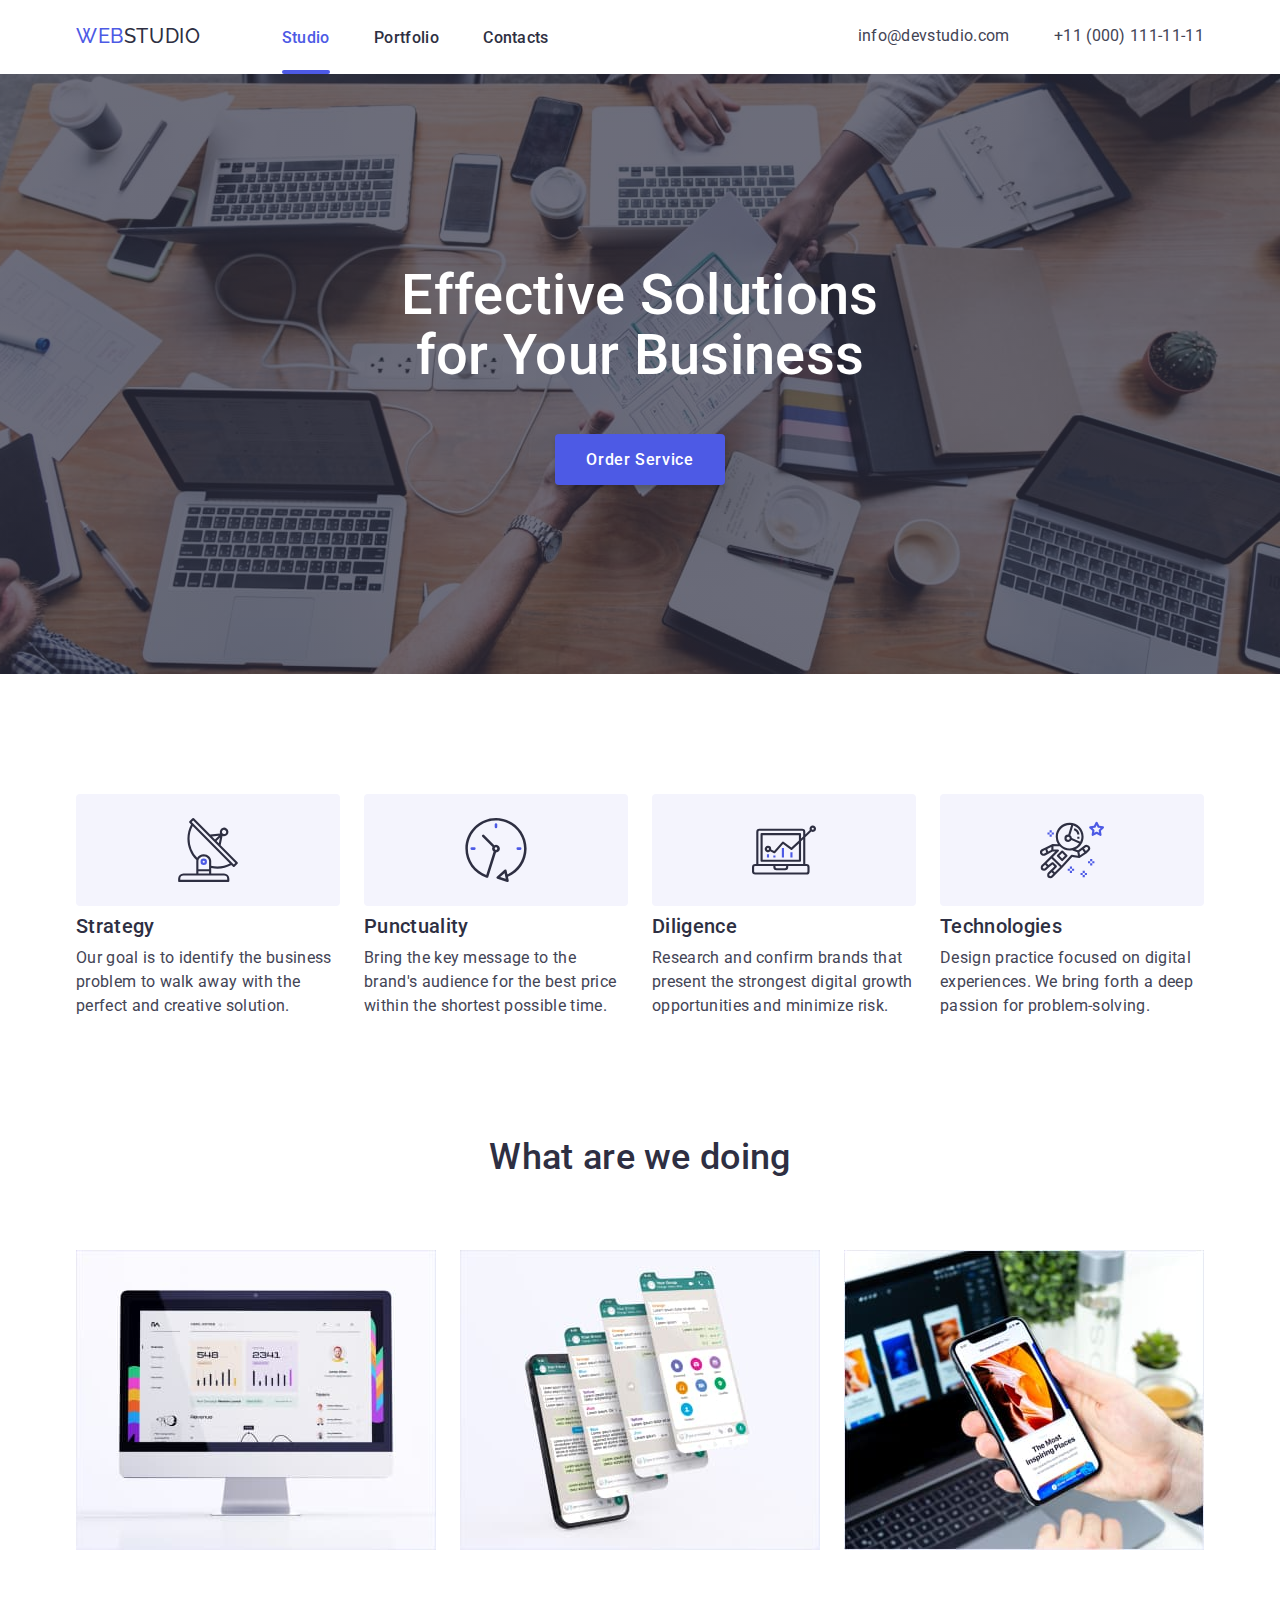
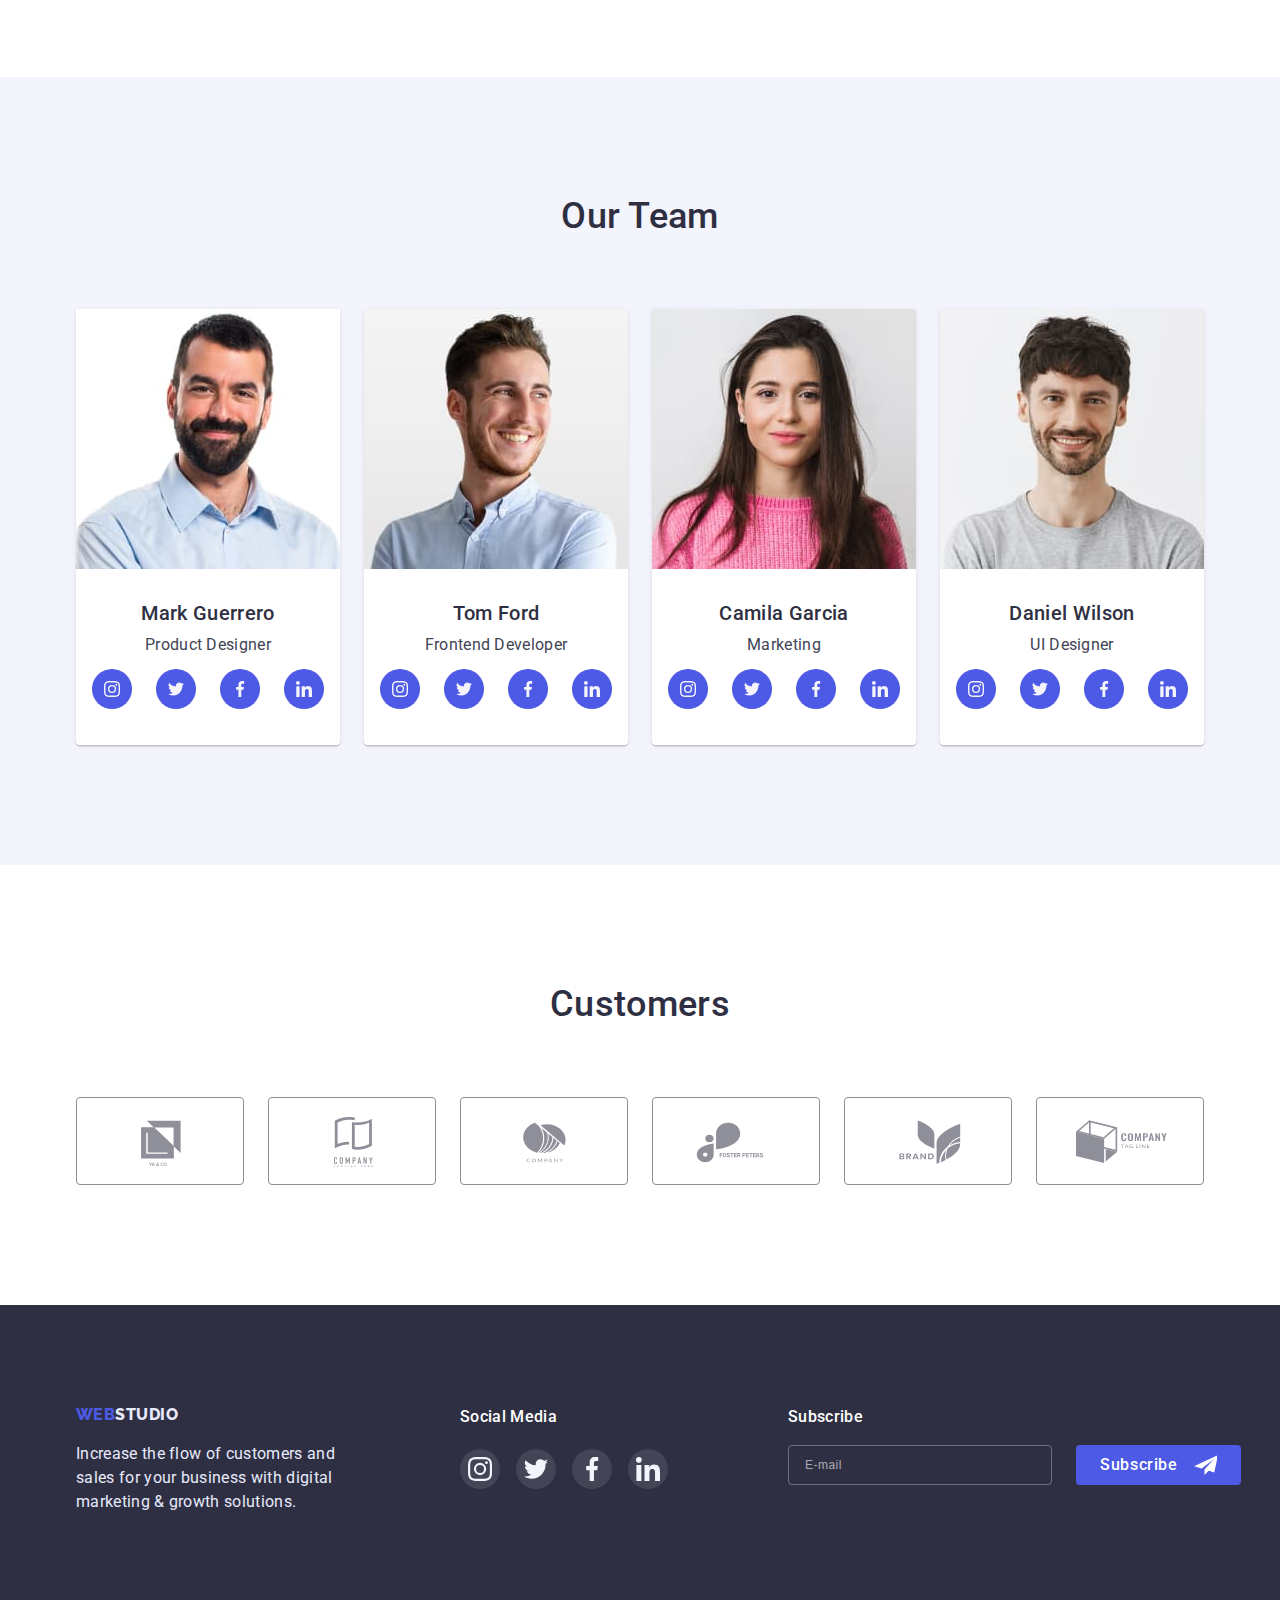
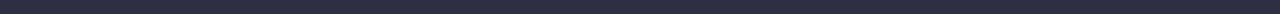
<file: index.html>
<!DOCTYPE html>
<html lang="en">
	<head>
		<meta charset="UTF-8" />
		<meta http-equiv="X-UA-Compatible" content="IE=edge" />
		<meta name="viewport" content="width=device-width, initial-scale=1.0" />
		<title>WebStudio</title>
		<link rel="preconnect" href="https://fonts.googleapis.com" />
		<link rel="preconnect" href="https://fonts.gstatic.com" crossorigin />
		<link
			href="https://fonts.googleapis.com/css2?family=Raleway:wght@800&family=Roboto:wght@400;500;700;900&display=swap"
			rel="stylesheet"
		/>
		<link
			rel="stylesheet"
			href="https://raw.githubusercontent.com/sindresorhus/modern-normalize/main/modern-normalize.css"
		/>
		<link rel="stylesheet" href="./css/styles.css" />
	</head>
	<body>
		<header class="nav-wrapper">
			<div class="container nav-block">
				<nav>
					<div class="nav-menu logo-wrapper">
						<a class="logo header" href="index.html"><span class="logo-accent">Web</span>Studio</a>
					</div>

					<ul class="nav-menu list">
						<li class="item active">
							<a class="nav-link link" href="./index.html" rel="">Studio</a>
						</li>
						<li class="item">
							<a class="nav-link link" href="./portfolio.html" rel="">Portfolio</a>
						</li>
						<li class="item">
							<a class="nav-link link" href="" rel="">Contacts</a>
						</li>
					</ul>
				</nav>
				<ul class="nav-menu list">
					<li class="item">
						<a class="contact link" href="mailto:info@devstudio.com" rel="">info@devstudio.com</a>
					</li>
					<li class="item">
						<a class="contact link" href="tel:+110001111111" rel="">+11 (000) 111-11-11</a>
					</li>
				</ul>
			</div>
		</header>

		<main>
			<!--Effective Solutions-->
			<section class="hero-wrapper">
				<div class="container">
					<h1 class="hero header">Effective Solutions<br />for Your Business</h1>
					<button class="order-button" type="button" data-modal-open>Order Service</button>
				</div>
			</section>

			<!--Features-->

			<section class="section features">
				<div class="container">
					<h2 class="section-header visually-hidden">Features</h2>

					<ul class="content list">
						<li class="content-box">
							<div class="icon-img-box">
								<svg class="icon">
									<use href="./images/icons.svg#icon-antenna"></use>
								</svg>
							</div>
							<h3 class="list header">Strategy</h3>
							<p> Our goal is to identify the business problem to walk away with the perfect and creative solution. </p>
						</li>
						<li class="content-box">
							<div class="icon-img-box">
								<svg class="icon">
									<use href="./images/icons.svg#icon-clock"></use>
								</svg>
							</div>
							<h3 class="list header">Punctuality</h3>
							<p>
								Bring the key message to the brand's audience for the best price within the shortest possible time.
							</p>
						</li>
						<li class="content-box">
							<div class="icon-img-box">
								<svg class="icon">
									<use href="./images/icons.svg#icon-diagram"></use>
								</svg>
							</div>
							<h3 class="list header">Diligence</h3>
							<p>
								Research and confirm brands that present the strongest digital growth opportunities and minimize risk.
							</p>
						</li>
						<li class="content-box">
							<div class="icon-img-box">
								<svg class="icon">
									<use href="./images/icons.svg#icon-astronaut"></use>
								</svg>
							</div>
							<h3 class="list header">Technologies</h3>
							<p>
								Design practice focused on digital experiences. We bring forth a deep passion for problem-solving.
							</p>
						</li>
					</ul>
				</div>
			</section>

			<!--What are we doing-->

			<section class="section pictures">
				<div class="container">
					<h2 class="section-header">What are we doing</h2>
					<ul class="content list">
						<li class="content-box">
							<img src="./images/product-desktop.jpg" alt="desktop version" width="360" />
						</li>
						<li class="content-box">
							<img src="./images/product-mobile.jpg" alt="mobile version" width="360" />
						</li>
						<li class="content-box">
							<img src="./images/product-adaptive.jpg" alt="adaptive version" width="360" />
						</li>
					</ul>
				</div>
			</section>

			<!--Our Team-->

			<section class="section grey">
				<div class="container">
					<h2 class="section-header">Our Team</h2>
					<ul class="content list">
						<li class="list-box team-list">
							<img class="block" src="./images/mark-guerrero.jpg" alt="Mark Guerrero" width="264" />
							<div class="team-list-description">
								<h3 class="list header">Mark Guerrero</h3>
								<p class="text">Product Designer</p>
								<ul class="social-links list list-icon">
									<li class="icon-box">
										<a class="link" href="">
											<svg class="icon" width="16" height="16">
												<use href="./images/icons.svg#icon-instagram"></use>
											</svg>
										</a>
									</li>
									<li class="icon-box">
										<a class="link" href="">
											<svg class="icon" width="16" height="16">
												<use href="./images/icons.svg#icon-twitter"></use>
											</svg>
										</a>
									</li>
									<li class="icon-box">
										<a class="link" href="">
											<svg class="icon" width="16" height="16">
												<use href="./images/icons.svg#icon-facebook"></use>
											</svg>
										</a>
									</li>
									<li class="icon-box">
										<a class="link" href="">
											<svg class="icon" width="16" height="16">
												<use href="./images/icons.svg#icon-linkedin"></use>
											</svg>
										</a>
									</li>
								</ul>
							</div>
						</li>
						<li class="list-box team-list">
							<img class="block" src="./images/tom-ford.jpg" alt="Tom Ford" width="264" />
							<div class="team-list-description">
								<h3 class="list header">Tom Ford</h3>
								<p class="text">Frontend Developer</p>
								<ul class="social-links list list-icon">
									<li class="icon-box">
										<a class="link" href="">
											<svg class="icon" width="16" height="16">
												<use href="./images/icons.svg#icon-instagram"></use>
											</svg>
										</a>
									</li>
									<li class="icon-box">
										<a class="link" href="">
											<svg class="icon" width="16" height="16">
												<use href="./images/icons.svg#icon-twitter"></use>
											</svg>
										</a>
									</li>
									<li class="icon-box">
										<a class="link" href="">
											<svg class="icon" width="16" height="16">
												<use href="./images/icons.svg#icon-facebook"></use>
											</svg>
										</a>
									</li>
									<li class="icon-box">
										<a class="link" href="">
											<svg class="icon" width="16" height="16">
												<use href="./images/icons.svg#icon-linkedin"></use>
											</svg>
										</a>
									</li>
								</ul>
							</div>
						</li>
						<li class="list-box team-list">
							<img class="block" src="./images/camila-garcia.jpg" alt="Camila Garcia" width="264" />
							<div class="team-list-description">
								<h3 class="list header">Camila Garcia</h3>
								<p class="text">Marketing</p>
								<ul class="social-links list list-icon">
									<li class="icon-box">
										<a class="link" href="">
											<svg class="icon" width="16" height="16">
												<use href="./images/icons.svg#icon-instagram"></use>
											</svg>
										</a>
									</li>
									<li class="icon-box">
										<a class="link" href="">
											<svg class="icon" width="16" height="16">
												<use href="./images/icons.svg#icon-twitter"></use>
											</svg>
										</a>
									</li>
									<li class="icon-box">
										<a class="link" href="">
											<svg class="icon" width="16" height="16">
												<use href="./images/icons.svg#icon-facebook"></use>
											</svg>
										</a>
									</li>
									<li class="icon-box">
										<a class="link" href="">
											<svg class="icon" width="16" height="16">
												<use href="./images/icons.svg#icon-linkedin"></use>
											</svg>
										</a>
									</li>
								</ul>
							</div>
						</li>
						<li class="list-box team-list">
							<img class="block" src="./images/daniel-wilson.jpg" alt="Daniel Wilson" width="264" />
							<div class="team-list-description">
								<h3 class="list header">Daniel Wilson</h3>
								<p class="text">UI Designer</p>
								<ul class="social-links list list-icon">
									<li class="icon-box">
										<a class="link" href="">
											<svg class="icon" width="16" height="16">
												<use href="./images/icons.svg#icon-instagram"></use>
											</svg>
										</a>
									</li>
									<li class="icon-box">
										<a class="link" href="">
											<svg class="icon" width="16" height="16">
												<use href="./images/icons.svg#icon-twitter"></use>
											</svg>
										</a>
									</li>
									<li class="icon-box">
										<a class="link" href="">
											<svg class="icon" width="16" height="16">
												<use href="./images/icons.svg#icon-facebook"></use>
											</svg>
										</a>
									</li>
									<li class="icon-box">
										<a class="link" href="">
											<svg class="icon" width="16" height="16">
												<use href="./images/icons.svg#icon-linkedin"></use>
											</svg>
										</a>
									</li>
								</ul>
							</div>
						</li>
					</ul>
				</div>
			</section>

			<!-- CUSTOMERS -->

			<section class="customers">
				<div class="container">
					<h2 class="section-header">Customers</h2>
					<ul class="list">
						<li class="item">
							<a class="link" href="">
								<svg class="icon">
									<use href="./images/icons.svg#icon-logo-ya-n-co"></use>
								</svg>
							</a>
						</li>
						<li class="item">
							<a class="link" href="">
								<svg class="icon">
									<use href="./images/icons.svg#icon-logo-tag-line-here"></use>
								</svg>
							</a>
						</li>
						<li class="item">
							<a class="link" href="">
								<svg class="icon">
									<use href="./images/icons.svg#icon-logo-company"></use>
								</svg>
							</a>
						</li>
						<li class="item">
							<a class="link" href="">
								<svg class="icon">
									<use href="./images/icons.svg#icon-logo-foster-peters"></use>
								</svg>
							</a>
						</li>
						<li class="item">
							<a class="link" href="">
								<svg class="icon">
									<use href="./images/icons.svg#icon-logo-brand"></use>
								</svg>
							</a>
						</li>
						<li class="item">
							<a class="link" href="">
								<svg class="icon">
									<use href="./images/icons.svg#icon-logo-company-tagline"></use>
								</svg>
							</a>
						</li>
					</ul>
				</div>
			</section>
		</main>

		<!--footer-->

		<footer class="footer">
			<div class="container">
				<div class="box">
					<a class="logo" href="index.html"><span class="logo-accent">Web</span>Studio</a>
					<p class="description">
						Increase the flow of customers and sales for your business with digital marketing & growth solutions.
					</p>
				</div>
				<div class="box">
					<p class="header-box">Social Media</p>
					<ul class="social-links list list-icon">
						<li class="icon-box">
							<a class="link" href="">
								<svg class="icon" width="24" height="24">
									<use href="./images/icons.svg#icon-instagram"></use>
								</svg>
							</a>
						</li>
						<li class="icon-box">
							<a class="link" href="">
								<svg class="icon" width="24" height="24">
									<use href="./images/icons.svg#icon-twitter"></use>
								</svg>
							</a>
						</li>
						<li class="icon-box">
							<a class="link" href="">
								<svg class="icon" width="24" height="24">
									<use href="./images/icons.svg#icon-facebook"></use>
								</svg>
							</a>
						</li>
						<li class="icon-box">
							<a class="link" href="">
								<svg class="icon" width="24" height="24">
									<use href="./images/icons.svg#icon-linkedin"></use>
								</svg>
							</a>
						</li>
					</ul>
				</div>
				<div class="box">
					<p class="header-box">Subscribe</p>
					<form class="subscribe">
						<input
							type="email"
							name="subscribe_email"
							id="subscribe_email"
							placeholder="E-mail"
							class="subscribe-field"
						/>
						<button type="submit" class="button">
							<span>Subscribe</span>
							<svg class="subscribe-button-icon" width="24px" height="20px">
								<use href="./images/icons.svg#icon-subscribe-button"></use>
							</svg>
						</button>
					</form>
				</div>
			</div>
		</footer>

		<div class="backdrop is-hidden" data-modal>
			<!-- is-hidden -->
			<div class="modal">
				<button class="btn-modal" data-modal-close>
					<svg width="8" height="8">
						<use href="./images/icons.svg#icon-close-btn"></use>
					</svg>
				</button>
				<form class="modal-form">
					<p class="modal-header">Leave your contacts and we will call you back</p>

					<label class="form-label" for="user-name">Name</label>
					<div class="form-field">
						<input
							class="form-input"
							type="text"
							name="name"
							id="user-name"
							placeholder="&nbsp;"
							required
							title="Enter your name"
						/>
						<svg class="form-icon" width="16" height="16">
							<use class="icon" href="./images/icons.svg#icon-modal-name"></use>
						</svg>
					</div>

					<label class="form-label" for="user-tel">Phone</label>
					<div class="form-field">
						<input
							class="form-input"
							type="tel"
							name="phone"
							id="user-tel"
							placeholder="&nbsp;"
							required
							title="Enter your phone number"
						/>
						<svg class="form-icon" width="16" height="16">
							<use class="icon" href="./images/icons.svg#icon-modal-phone"></use>
						</svg>
					</div>

					<label class="form-label" for="user-email">Email</label>
					<div class="form-field">
						<input
							class="form-input"
							type="email"
							name="email"
							id="user-email"
							placeholder="&nbsp;"
							required
							title="Enter your email address"
						/>
						<svg class="form-icon" width="16" height="16">
							<use class="icon" href="./images/icons.svg#icon-modal-email"></use>
						</svg>
					</div>

					<label class="form-label">Comment</label>
					<textarea class="form-area" rows="7" placeholder="Text Input"></textarea>

					<div class="form-field">
						<label class="privacy-policy" for="privacy-policy">
							<input class="form-checkbox" type="checkbox" name="privacy_policy" id="privacy-policy" />
							<svg class="checkbox" width="16" height="16">
								<use class="checkbox-uncheck" href="./images/icons.svg#icon-checkbox-uncheck"></use>
								<use class="checkbox-check" href="./images/icons.svg#icon-checkbox-check"></use>
							</svg>
							<span class="text-policy">
								I accept the terms and conditions of the <a href="" class="link">Privacy Policy</a>
							</span>
						</label>
					</div>

					<button type="submit" class="order-button">Send</button>
				</form>
			</div>
		</div>
		<script src="./js/modal.js"></script>
	</body>
</html>
</file>
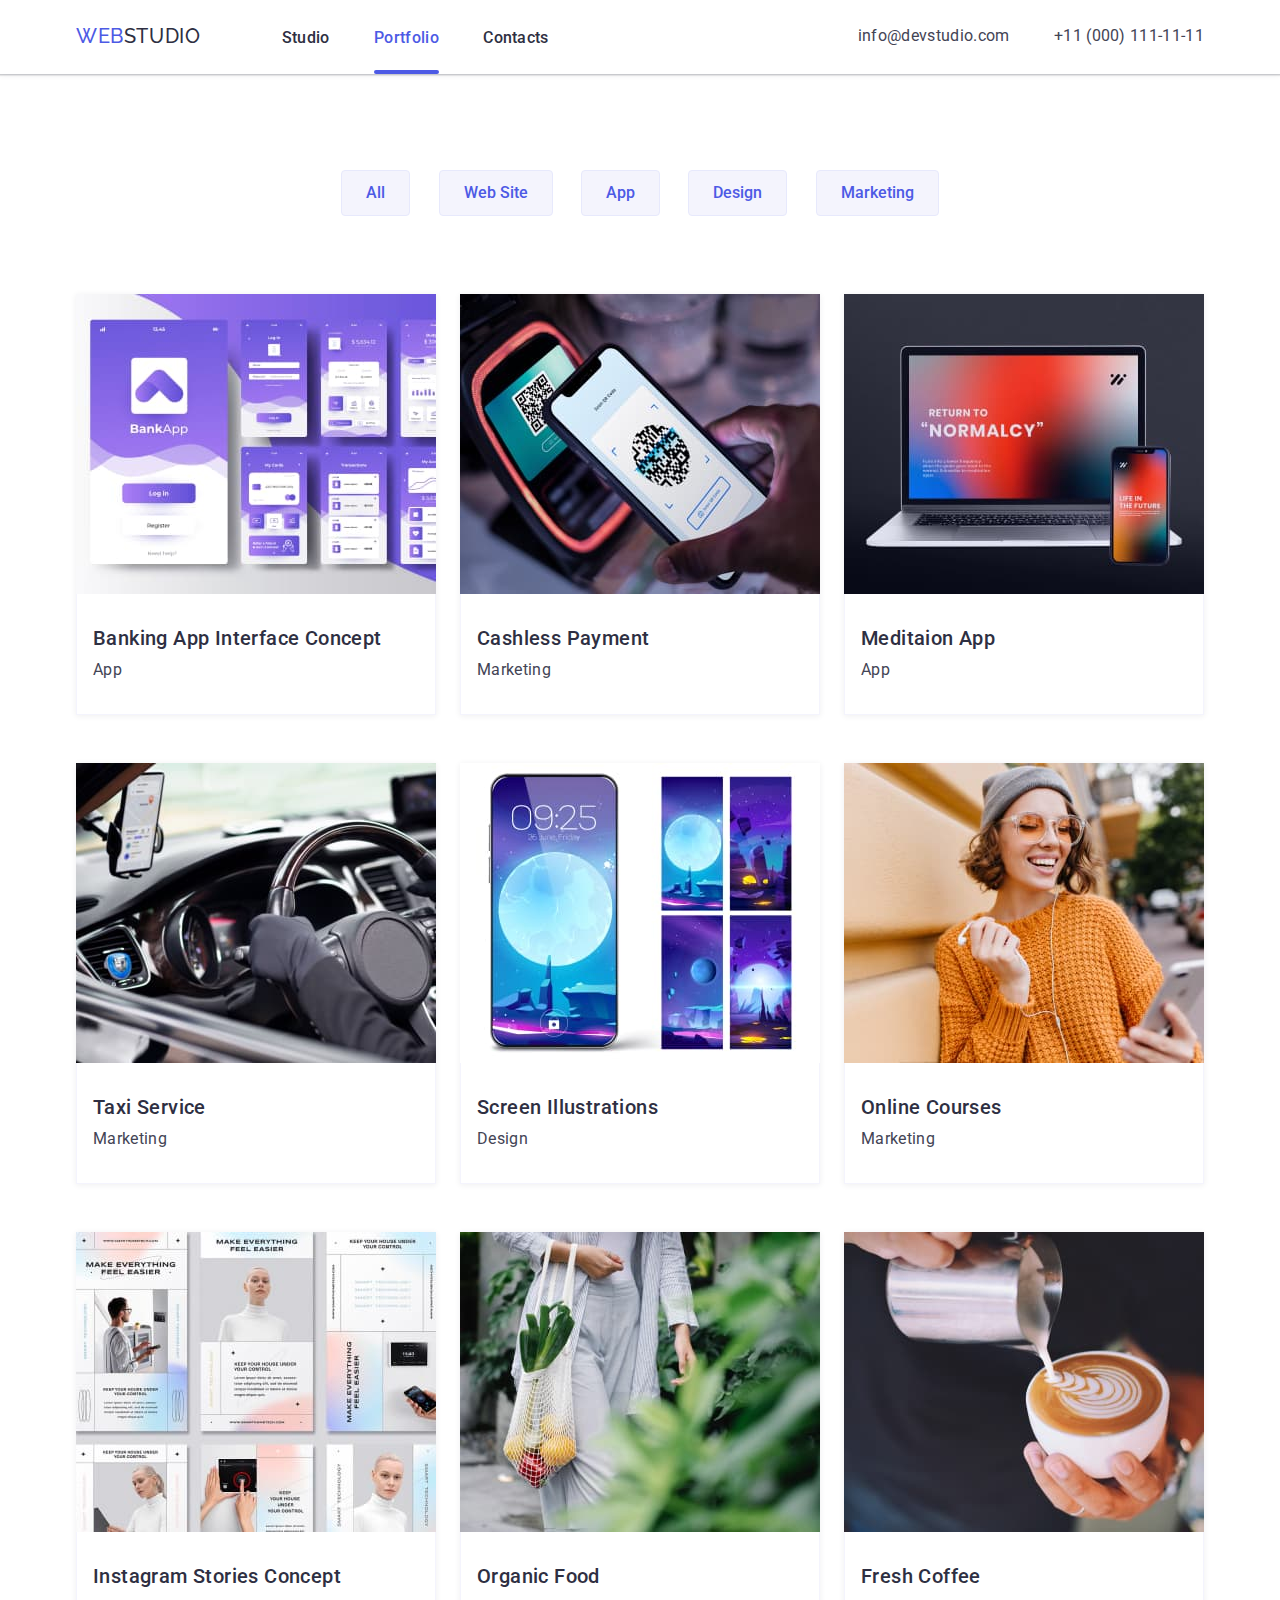
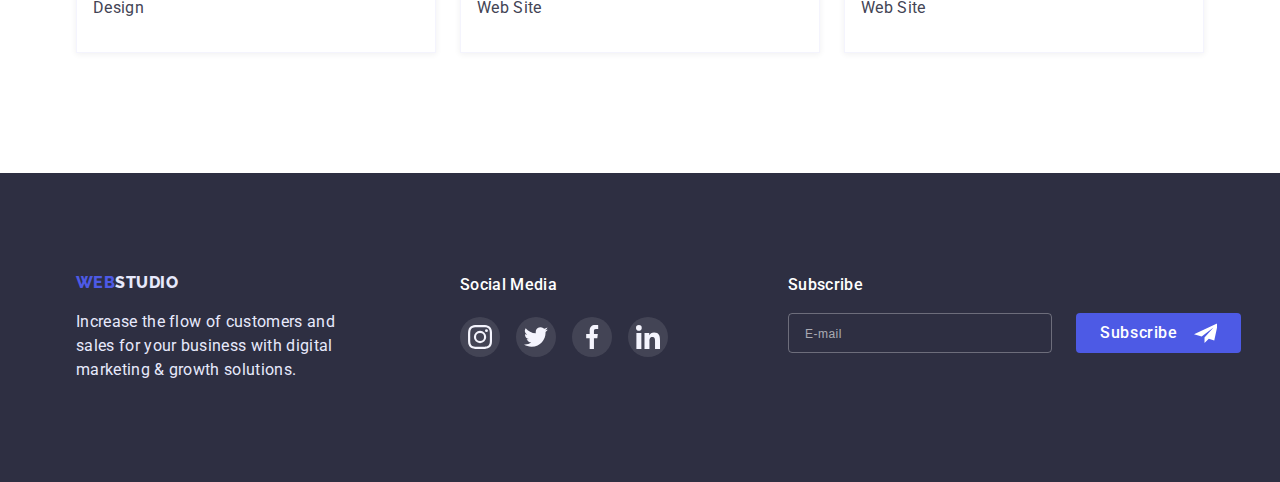
<file: portfolio.html>
<!DOCTYPE html>
<html lang="en">
	<head>
		<meta charset="UTF-8" />
		<meta http-equiv="X-UA-Compatible" content="IE=edge" />
		<meta name="viewport" content="width=device-width, initial-scale=1.0" />
		<title>WebStudio</title>
		<link rel="preconnect" href="https://fonts.googleapis.com" />
		<link rel="preconnect" href="https://fonts.gstatic.com" crossorigin />
		<link
			href="https://fonts.googleapis.com/css2?family=Raleway:wght@800&family=Roboto:wght@400;500;700;900&display=swap"
			rel="stylesheet"
		/>
		<link
			rel="stylesheet"
			href="https://raw.githubusercontent.com/sindresorhus/modern-normalize/main/modern-normalize.css"
		/>
		<link rel="stylesheet" href="./css/styles.css" />
	</head>
	<body>
		<header class="nav-wrapper">
			<div class="container nav-block">
				<nav>
					<div class="nav-menu logo-wrapper">
						<a class="logo header" href="index.html"><span class="logo-accent">Web</span>Studio</a>
					</div>

					<ul class="nav-menu list">
						<li class="item">
							<a class="nav-link link" href="./index.html" rel="">Studio</a>
						</li>
						<li class="item active">
							<a class="nav-link link" href="./portfolio.html" rel="">Portfolio</a>
						</li>
						<li class="item">
							<a class="nav-link link" href="" rel="">Contacts</a>
						</li>
					</ul>
				</nav>
				<ul class="nav-menu list">
					<li class="item">
						<a class="contact link" href="mailto:info@devstudio.com" rel="">info@devstudio.com</a>
					</li>
					<li class="item">
						<a class="contact link" href="tel:+110001111111" rel="">+11 (000) 111-11-11</a>
					</li>
				</ul>
			</div>
		</header>

		<!-- list of services -->

		<main>
			<section class="portfolio-wrapper">
				<div class="container">
					<h1 class="visually-hidden">List of services</h1>

					<!-- List filter -->
					<ul class="filter-btn-wrapper list">
						<li class="filter-btn-item">
							<button class="filter-button" type="button">All</button>
						</li>
						<li class="filter-btn-item">
							<button class="filter-button" type="button">Web Site</button>
						</li>
						<li class="filter-btn-item">
							<button class="filter-button" type="button">App</button>
						</li>
						<li class="filter-btn-item">
							<button class="filter-button" type="button">Design</button>
						</li>
						<li class="filter-btn-item">
							<button class="filter-button" type="button">Marketing</button>
						</li>
					</ul>

					<!-- SERVICES LIST -->
					<ul class="portfolio list">
						<li class="portfolio list-box">
							<a href="" class="portfolio-item">
								<div class="item-thumb">
									<img class="block" src="./images/banking-app.jpg" alt="banking-app" width="360" height="300" />
									<div class="overlay">
										<p>
											14 Stylish and User-Friendly App Design Concepts · Task Manager App · Calorie Tracker App · Exotic
											Fruit Ecommerce App · Cloud Storage App
										</p>
									</div>
								</div>
								<div class="portfolio-item-description">
									<h2 class="header portfolio">Banking App Interface Concept</h2>
									<p>App</p>
								</div>
							</a>
						</li>
						<li class="portfolio list-box">
							<a href="" class="portfolio-item">
								<div class="item-thumb">
									<img
										class="block"
										src="./images/cashless-payment.jpg"
										alt="cashless-payment"
										width="360"
										height="300"
									/>
									<div class="overlay">
										<p>
											14 Stylish and User-Friendly App Design Concepts · Task Manager App · Calorie Tracker App · Exotic
											Fruit Ecommerce App · Cloud Storage App
										</p>
									</div>
								</div>
								<div class="portfolio-item-description">
									<h2 class="header portfolio">Cashless Payment</h2>
									<p>Marketing</p>
								</div>
							</a>
						</li>
						<li class="portfolio list-box">
							<a href="" class="portfolio-item">
								<div class="item-thumb">
									<img class="block" src="./images/meditaion-app.jpg" alt="meditaion-app" width="360" height="300" />
									<div class="overlay">
										<p>
											14 Stylish and User-Friendly App Design Concepts · Task Manager App · Calorie Tracker App · Exotic
											Fruit Ecommerce App · Cloud Storage App
										</p>
									</div>
								</div>
								<div class="portfolio-item-description">
									<h2 class="header portfolio">Meditaion App</h2>
									<p>App</p>
								</div>
							</a>
						</li>
						<li class="portfolio list-box">
							<a href="" class="portfolio-item">
								<div class="item-thumb">
									<img class="block" src="./images/texi-service.jpg" alt="texi-service" width="360" height="300" />
									<div class="overlay">
										<p>
											14 Stylish and User-Friendly App Design Concepts · Task Manager App · Calorie Tracker App · Exotic
											Fruit Ecommerce App · Cloud Storage App
										</p>
									</div>
								</div>
								<div class="portfolio-item-description">
									<h2 class="header portfolio">Taxi Service</h2>
									<p>Marketing</p>
								</div>
							</a>
						</li>
						<li class="portfolio list-box">
							<a href="" class="portfolio-item">
								<div class="item-thumb">
									<img
										class="block"
										src="./images/screen-illustration.jpg"
										alt="screen-illustration"
										width="360"
										height="300"
									/>
									<div class="overlay">
										<p>
											14 Stylish and User-Friendly App Design Concepts · Task Manager App · Calorie Tracker App · Exotic
											Fruit Ecommerce App · Cloud Storage App
										</p>
									</div>
								</div>
								<div class="portfolio-item-description">
									<h2 class="header portfolio">Screen Illustrations</h2>
									<p>Design</p>
								</div>
							</a>
						</li>
						<li class="portfolio list-box">
							<a href="" class="portfolio-item">
								<div class="item-thumb">
									<img class="block" src="./images/online-courses.jpg" alt="online-courses" width="360" height="300" />
									<div class="overlay">
										<p>
											14 Stylish and User-Friendly App Design Concepts · Task Manager App · Calorie Tracker App · Exotic
											Fruit Ecommerce App · Cloud Storage App
										</p>
									</div>
								</div>
								<div class="portfolio-item-description">
									<h2 class="header portfolio">Online Courses</h2>
									<p>Marketing</p>
								</div>
							</a>
						</li>
						<li class="portfolio list-box">
							<a href="" class="portfolio-item">
								<div class="item-thumb">
									<img
										class="block"
										src="./images/instagram-stories.jpg"
										alt="instagram-stories"
										width="360"
										height="300"
									/>
									<div class="overlay">
										<p>
											14 Stylish and User-Friendly App Design Concepts · Task Manager App · Calorie Tracker App · Exotic
											Fruit Ecommerce App · Cloud Storage App
										</p>
									</div>
								</div>
								<div class="portfolio-item-description">
									<h2 class="header portfolio">Instagram Stories Concept</h2>
									<p>Design</p>
								</div>
							</a>
						</li>
						<li class="portfolio list-box">
							<a href="" class="portfolio-item">
								<div class="item-thumb">
									<img class="block" src="./images/organic-food.jpg" alt="organic-food" width="360" height="300" />
									<div class="overlay">
										<p>
											14 Stylish and User-Friendly App Design Concepts · Task Manager App · Calorie Tracker App · Exotic
											Fruit Ecommerce App · Cloud Storage App
										</p>
									</div>
								</div>
								<div class="portfolio-item-description">
									<h2 class="header portfolio">Organic Food</h2>
									<p>Web Site</p>
								</div>
							</a>
						</li>
						<li class="portfolio list-box">
							<a href="" class="portfolio-item">
								<div class="item-thumb">
									<img class="block" src="./images/freesh-coffee.jpg" alt="freesh-coffee" width="360" height="300" />
									<div class="overlay">
										<p>
											14 Stylish and User-Friendly App Design Concepts · Task Manager App · Calorie Tracker App · Exotic
											Fruit Ecommerce App · Cloud Storage App
										</p>
									</div>
								</div>
								<div class="portfolio-item-description">
									<h2 class="header portfolio">Fresh Coffee</h2>
									<p>Web Site</p>
								</div>
							</a>
						</li>
					</ul>
				</div>
			</section>
		</main>

		<!--footer-->

		<footer class="footer">
			<div class="container">
				<div class="box">
					<a class="logo" href="index.html"><span class="logo-accent">Web</span>Studio</a>
					<p class="description">
						Increase the flow of customers and sales for your business with digital marketing & growth solutions.
					</p>
				</div>
				<div class="box">
					<p class="header-box">Social Media</p>
					<ul class="social-links list list-icon">
						<li class="icon-box"
							><a class="link" href="">
								<svg class="icon" width="24" height="24">
									<use href="./images/icons.svg#icon-instagram"></use>
								</svg> </a
						></li>
						<li class="icon-box"
							><a class="link" href="">
								<svg class="icon" width="24" height="24">
									<use href="./images/icons.svg#icon-twitter"></use>
								</svg> </a
						></li>
						<li class="icon-box"
							><a class="link" href="">
								<svg class="icon" width="24" height="24">
									<use href="./images/icons.svg#icon-facebook"></use>
								</svg> </a
						></li>
						<li class="icon-box"
							><a class="link" href="">
								<svg class="icon" width="24" height="24">
									<use href="./images/icons.svg#icon-linkedin"></use>
								</svg> </a
						></li>
					</ul>
				</div>
				<div class="box">
					<p class="header-box">Subscribe</p>
					<form class="subscribe">
						<input
							type="email"
							name="subscribe_email"
							id="subscribe_email"
							placeholder="E-mail"
							class="subscribe-field"
						/>
						<button type="submit" class="button">
							<span>Subscribe</span>
							<svg class="subscribe-button-icon" width="24px" height="20px">
								<use href="./images/icons.svg#icon-subscribe-button"></use>
							</svg>
						</button>
					</form>
				</div>
			</div>
		</footer>
	</body>
</html>
</file>
<file: css/styles.css>
/* 
--background: #ffffff;
--secondary-color: #2E2F42;
--text-color: #434455;
--secondary-text-color: #F4F4FD;
--accent-color: #4D5AE5;
--secondary-accent-color: #E7E9FC;
*/

:root {
	--background: #ffffff;

	--primary-brand: #4d5ae5;
	--pressed-state: #404bbf;

	--dark-color: #2e2f42;
	--success-color: #31d0aa;

	--text-color: #434455;
	--subtle-text-color: #8e8f99;

	--accent-color: #e7e9fc;
	--light-color: #f4f4fd;

	--modal-overlay: rgba(46, 47, 66, 0.4);
	--modal-background: #fcfcfc;
	--hero-background: rgba(46, 47, 66, 0.7);
}

*,
*::after,
*::before {
	margin: 0;
	padding: 0;
	box-sizing: border-box;
}

body {
	font-family: "Roboto", sans-serif;
	color: var(--text-color);
	font-size: 16px;
	line-height: 1.5;
	letter-spacing: 0.02em;

	background-color: var(--background);
}

.container {
	width: 1158px;
	margin: 0 auto;
	padding: 0 15px;
}

.grey {
	background-color: var(--light-color);
}

.block {
	display: block;
}

/* ------------------ logo style ------------------ */

.logo {
	font-family: "Raleway", sans-serif;
	text-transform: uppercase;
	font-weight: 800;
	line-height: 1.3;
	letter-spacing: 0.03em;
	color: var(--dark-color);

	text-decoration: none;
}

.footer .logo {
	display: block;
	margin-bottom: 16px;

	color: var(--light-text-color);
}

.logo-accent {
	color: var(--primary-brand);
}

/* ------------------ links ------------------ */

.link {
	text-decoration: none;
	color: var(--text-color);

	transition: color 250ms cubic-bezier(0.4, 0, 0.2, 1);
}

.link:hover,
.link:focus {
	color: var(--primary-brand);
}

.nav-link,
.contact.link,
.logo.header {
	display: block;
	padding: 24px 0;
}

.nav-link {
	font-size: 16px;
	font-weight: 500;
	line-height: 1.5;
	color: var(--dark-color);

	transition: color 250ms cubic-bezier(0.4, 0, 0.2, 1);
}

.item.active .nav-link {
	position: relative;
	color: var(--primary-brand);
}

.item.active .nav-link::after {
	content: "";
	position: absolute;
	left: 0;
	bottom: 0;
	width: 100%;
	height: 4px;

	background-color: var(--primary-brand);
	border-radius: 2px;
}

.nav-link:hover,
.nav-link:focus {
	color: var(--text-color);
}

.nav-link:active,
.contact.link:hover,
.contact.link:focus {
	color: var(--primary-brand);
}

/* ------------------ headers ------------------ */

.header {
	font-size: 20px;
	font-weight: 500;
	line-height: 1.2;
	color: var(--dark-color);
}

.section-header {
	font-size: 36px;
	line-height: 1.11;
	text-align: center;
}

.list.header {
	margin-bottom: 8px;

	font-size: 20px;
	line-height: 1.2;
}

.visually-hidden {
	position: absolute;
	width: 1px;
	height: 1px;
	margin: -1px;
	padding: 0;
	border: 0;
	clip: rect(0 0 0 0);
	overflow: hidden;
}

/* ------------------ nav menu ------------------ */

.nav-wrapper {
	box-shadow: 0px 2px 1px rgba(46, 47, 66, 0.08), 0px 1px 1px rgba(46, 47, 66, 0.16), 0px 1px 6px rgba(46, 47, 66, 0.08);
}

.nav-block {
	display: flex;
	justify-content: space-between;
}

.logo-wrapper {
	margin-right: 77px;
}

.nav-menu .item:not(:last-child) {
	margin-right: 40px;
}

.nav-menu,
.nav-menu .item {
	display: inline-block;
	position: relative;
}

/* ------------------ hero section ------------------ */

.hero-wrapper {
	max-width: 1440px;
	max-height: 600px;
	margin: 0 auto;
	padding: 192px 0;

	text-align: center;

	background-color: var(--dark-color);
	background-image: linear-gradient(to right, var(--hero-background), var(--hero-background)),
		url(../images/people-office.jpg);
	background-repeat: no-repeat;
	background-position: center;
	background-size: cover;
}

.hero.header {
	margin-bottom: 48px;

	font-weight: 500;
	font-size: 56px;
	line-height: 1.07;

	color: var(--background);
}

/* -----------------content section ----------------- */

.section-header {
	margin-bottom: 72px;

	font-weight: 500;
	font-size: 36px;
	line-height: 1.11;
	color: var(--dark-color);
	text-align: center;
}

.content.list {
	display: flex;
	justify-content: space-between;
	column-gap: 24px;
}

.section.features {
	padding: 120px 0;
}

.features .icon-img-box {
	display: block;
	width: 264px;
	height: 112px;
	padding: 24px 0;
	margin-bottom: 8px;

	text-align: center;

	background-color: var(--light-color);
	border-radius: 4px;
}

.features .icon {
	width: 64px;
	height: 64px;
}

.section.pictures {
	padding-bottom: 120px;
}

.section.grey {
	margin: 0;
	padding: 120px 0;
}

/* ------------------ list classes ------------------ */

.list {
	list-style-type: none;
}

.list.team {
	text-align: center;

	background-color: var(--background);
}

.team-list {
	text-align: center;
	box-shadow: 0px 1px 6px rgba(46, 47, 66, 0.08), 0px 1px 1px rgba(46, 47, 66, 0.16), 0px 2px 1px rgba(46, 47, 66, 0.08);
}

.team-list-description {
	padding: 32px 16px;
}

.team-list-description .text {
	margin-bottom: 8px;
}

.list-box {
	background-color: var(--background);
}

.team-list {
	border-radius: 0 0 4px 4px;
}

.social-links {
	display: flex;
	justify-content: space-between;
	align-items: center;
}

/* social-icon-style */

.icon-box > .link {
	display: inline-flex;
	justify-content: center;
	align-items: center;
	width: 100%;
	height: 100%;
}

.list-icon > .link {
	display: inline-flex;
	justify-content: center;
	align-items: center;
}

.social-links {
	padding: 4px 0;
}

.social-links .icon-box {
	width: 40px;
	height: 40px;
	background-color: var(--primary-brand);
	border-radius: 50%;
}

.social-links .icon {
	width: 16px;
	height: 16px;
}

/* ------------------ portfolio gallery ------------------ */

.portfolio-wrapper {
	padding: 96px 0 120px;
}

.portfolio.list {
	display: flex;
	justify-content: space-between;
	flex-wrap: wrap;
	row-gap: 48px;
	column-gap: 24px;
}

.portfolio-item {
	display: block;
	color: var(--text-color);
	text-decoration: none;
	box-shadow: 0px 1px 6px rgba(46, 47, 66, 0.08);

	transition: box-shadow 250ms cubic-bezier(0.4, 0, 0.2, 1);
}

.portfolio-item:hover,
.portfolio-item:focus {
	box-shadow: 0px 1px 6px rgba(46, 47, 66, 0.08), 0px 1px 1px rgba(46, 47, 66, 0.16), 0px 2px 1px rgba(46, 47, 66, 0.08);
}

.portfolio-item-description {
	padding: 32px 16px;

	border: 0.5px solid var(--light-color);
	border-top: none;
}

.header.portfolio {
	margin-bottom: 8px;

	font-size: 20px;
	font-weight: 500;
	line-height: 1.2;
	letter-spacing: 0.02em;
}

.filter-btn-wrapper {
	margin-bottom: 78px;
	text-align: center;
}

.filter-btn-item {
	display: inline;
	margin-right: 24px;
}

.filter-btn-item:last-child {
	margin-right: 0;
}

/* .portfolio - overlay */

.portfolio-item .item-thumb {
	position: relative;

	overflow: hidden;
}

.portfolio-item .overlay {
	display: block;
	width: 100%;
	height: 100%;
	padding: 40px 32px;

	position: absolute;
	top: 0;
	left: 0;

	color: var(--light-color);

	background-color: var(--primary-brand);

	transform: translateY(100%);
	transition: transform 250ms cubic-bezier(0.4, 0, 0.2, 1);
}

.portfolio-item:hover .overlay,
.portfolio-item:focus .overlay {
	transform: translateY(0);
}

/* ------------------ buttons ------------------ */

.order-button {
	display: block;
	margin: 0 auto;
	width: 170px;
	height: 51px;

	font-family: inherit; /*important*/
	font-weight: 500;
	font-size: 16px;
	line-height: 1.19;
	letter-spacing: 0.04em;
	color: var(--background);

	background-color: var(--primary-brand);
	border-style: none;
	border-radius: 4px;
	box-shadow: 0px 4px 4px rgba(0, 0, 0, 0.15);
	cursor: pointer;

	transition: background-color 250ms cubic-bezier(0.4, 0, 0.2, 1), box-shadow 250ms cubic-bezier(0.4, 0, 0.2, 1),
		opacity 250ms cubic-bezier(0.4, 0, 0.2, 1);
}

.subscribe .button {
	display: inline-flex;
	justify-content: center;
	align-items: center;
	width: 165px;
	height: 40px;
	padding: 8px 24px;

	font-family: inherit;
	font-weight: 500;
	font-size: 16px;
	line-height: 1.5;
	letter-spacing: 0.04em;
	color: var(--background);

	background-color: var(--primary-brand);
	border-style: none;
	border-radius: 4px;
	cursor: pointer;

	transition: background-color 250ms cubic-bezier(0.4, 0, 0.2, 1), color 250ms cubic-bezier(0.4, 0, 0.2, 1);
}

.order-button:hover,
.order-button:focus,
.subscribe .button:hover,
.subscribe .button:focus {
	box-shadow: 0px 1px 6px rgba(46, 47, 66, 0.08), 0px 1px 1px rgba(46, 47, 66, 0.16), 0px 2px 1px rgba(46, 47, 66, 0.08);
}

.order-button:active,
.subscribe .button:active {
	background-color: var(--pressed-state);
	box-shadow: 0px 4px 4px rgba(0, 0, 0, 0.15);
}

.filter-button {
	padding: 12px 24px;

	font-family: inherit;
	font-weight: 500;
	font-size: 16px;
	line-height: 1.28;
	color: var(--primary-brand);

	background-color: var(--light-color);
	border: 1px solid var(--accent-color);
	border-radius: 4px;
	cursor: pointer;

	transition: color 250ms cubic-bezier(0.4, 0, 0.2, 1), background-color 250ms cubic-bezier(0.4, 0, 0.2, 1),
		box-shadow 250ms cubic-bezier(0.4, 0, 0.2, 1), border 250ms cubic-bezier(0.4, 0, 0.2, 1);
}

.filter-button:hover,
.filter-button:focus {
	color: var(--light-color);

	background-color: var(--primary-brand);
	border: 1px solid transparent;
	box-shadow: 0px 3px 1px rgba(0, 0, 0, 0.1), 0px 2px 1px rgba(0, 0, 0, 0.08), 0px 2px 2px rgba(0, 0, 0, 0.12);
}

/* ------------------ customers ------------------ */

.customers {
	padding-top: 120px;
	padding-bottom: 120px;
}

.customers .list {
	display: flex;
	justify-content: space-between;
	align-items: center;
}

.customers .item {
	display: inline-flex;
	width: 168px;
	height: 88px;
	padding: 16px 32px;

	border: 1px solid var(--subtle-text-color);
	border-radius: 4px;
	fill: var(--subtle-text-color);

	transition: border-color 250ms cubic-bezier(0.4, 0, 0.2, 1), fill 250ms cubic-bezier(0.4, 0, 0.2, 1),
		box-shadow 250ms cubic-bezier(0.4, 0, 0.2, 1);
}

.customers .item:hover,
.customers .item:focus {
	border: 1px solid var(--primary-brand);
	fill: var(--primary-brand);
}

.customers .icon {
	display: inline-block;
	fill: inherit;
	width: 100%;
	height: 100%;
}

/* ------------------ footer ------------------ */

.footer {
	padding: 100px 0;

	color: var(--accent-color);

	background-color: var(--dark-color);
}

.footer .container {
	display: flex;
}

.footer .box:not(:last-child) {
	margin-right: 120px;
}

.footer .description {
	width: 264px;
}

.footer .header-box {
	margin-bottom: 16px;

	font-weight: 500;
	font-size: 16px;
	line-height: 1.5;
	letter-spacing: 0.02em;
	color: var(--background);
}

.footer .icon-box {
	width: 40px;
	height: 40px;
	background-color: rgba(255, 255, 255, 0.1);
	border-radius: 50%;

	transition: color 250ms cubic-bezier(0.4, 0, 0.2, 1), background-color 250ms cubic-bezier(0.4, 0, 0.2, 1),
		box-shadow 250ms cubic-bezier(0.4, 0, 0.2, 1);
}

.footer .icon-box:hover,
.footer .icon-box:focus {
	background-color: var(--success-color);
}

.footer .icon-box:not(:last-child) {
	margin-right: 16px;
}

.footer .icon {
	display: block;
	width: 24px;
	height: 24px;
}

.footer .subscribe {
	display: flex;
}

.footer .subscribe-field {
	width: 264px;
	margin-right: 24px;
	padding: 8px 16px;

	background-color: transparent;
	color: var(--light-color);
	border: 1px solid rgba(255, 255, 255, 0.3);
	box-shadow: drop-shadow(0px 4px 4px rgba(0, 0, 0, 0.15));
	border-radius: 4px;
	outline: unset;

	transition: border 250ms cubic-bezier(0.4, 0, 0.2, 1), box-shadow 250ms cubic-bezier(0.4, 0, 0.2, 1);
}

.footer .subscribe-field::placeholder {
	font-family: inherit;
	font-weight: 400;
	font-size: 12px;
	line-height: 2;
	letter-spacing: 0.04em;
	color: rgba(255, 255, 255, 0.6);

	transition: color 250ms cubic-bezier(0.4, 0, 0.2, 1);
}

.footer .subscribe-field:focus {
	border: 1px solid var(--primary-brand);
}

.subscribe-button-icon {
	margin-left: 16px;
	fill: var(--background);
}

/* ------------------- modal window ----------------- */

.backdrop {
	position: fixed;
	left: 0;
	top: 0;
	width: 100%;
	height: 100%;

	background-color: var(--modal-overlay);

	opacity: 1;
	transition: opacity 250ms cubic-bezier(0.4, 0, 0.2, 1);
}

.backdrop.is-hidden {
	opacity: 0;
	pointer-events: none;
	visibility: hidden;
}

.backdrop.is-hidden .modal {
	transform: translate(-50%, -50%) scale(0.5);
	opacity: 0;
}

.modal {
	position: absolute;
	top: 50%;
	left: 50%;
	min-height: 576px;
	width: 408px;
	padding: 24px;

	background: var(--modal-background);
	box-shadow: 0px 1px 1px rgba(0, 0, 0, 0.14), 0px 1px 3px rgba(0, 0, 0, 0.12), 0px 2px 1px rgba(0, 0, 0, 0.2);
	border-radius: 4px;

	transform: translate(-50%, -50%) scale(1);
	opacity: 1;
	transition: transform 250ms cubic-bezier(0.4, 0, 0.2, 1), opacity 250ms cubic-bezier(0.4, 0, 0.2, 1);
}

.modal-form {
	display: flex;
	flex-direction: column;
	font-family: inherit;

	font-weight: 400;
	font-size: 12px;
}

.modal-header {
	margin-bottom: 14px;

	font-family: inherit;
	font-weight: 500;
	font-size: 16px;
	line-height: 1.5;
	text-align: center;
	letter-spacing: 0.02em;
	color: var(--dark-color);
}

.btn-modal {
	display: block;
	margin-left: auto;
	margin-bottom: 24px;
	width: 24px;
	height: 24px;

	background-color: var(--accent-color);
	border: 1px solid rgba(0, 0, 0, 0.1);
	border-radius: 50%;
	cursor: pointer;

	transition: background-color 250ms cubic-bezier(0.4, 0, 0.2, 1), box-shadow 250ms cubic-bezier(0.4, 0, 0.2, 1);
}

.btn-modal:hover,
.btn-modal:active {
	background-color: var(--pressed-state);
	fill: var(--background);
	border: none;
	border-radius: 50%;
}

.modal .form-field {
	position: relative;
	margin-bottom: 8px;
}

.modal .form-field:last-of-type {
	margin-bottom: 24px;
}

.modal .form-icon {
	position: absolute;
	left: 16px;
	top: 14px;
	display: flex;

	fill: var(--dark-color);
	transition: fill 250ms cubic-bezier(0.4, 0, 0.2, 1);
}

.modal .form-icon .icon {
	display: inline-block;
}

.modal .form-field:focus-within .form-icon {
	fill: var(--primary-brand);
}

.modal .form-input,
.modal .form-area {
	width: 100%;

	background-color: transparent;
	border-radius: 4px;
	border: 1px solid rgba(33, 33, 33, 0.2);
	outline: unset;
	transition: outline 250ms cubic-bezier(0.4, 0, 0.2, 1);
}

.modal .form-input:focus,
.modal .form-area:focus {
	outline: 1px solid var(--primary-brand);
	outline-offset: -1px;
}

.modal .form-label {
	display: inline-block;
	margin-bottom: 4px;

	line-height: 1.17;
	letter-spacing: 0.01em;
	color: var(--subtle-text-color);
}

.modal .form-input {
	height: 40px;
	padding-left: 38px;
	color: var(--dark-color);
}

.modal .form-area {
	resize: none;
	padding: 8px 16px;
	margin-bottom: 16px;

	font-family: inherit;
	font-size: inherit;
	line-height: 1.33;
	letter-spacing: 0.04em;
	color: var(--dark-color);
}

.modal .form-area::placeholder {
	font-size: 12px;
	line-height: 1.33;
	color: rgba(117, 117, 117, 0.5);
}

.modal .form-area:focus::placeholder {
	color: transparent;
}

.modal .privacy-policy {
	display: inline-flex;
}

.modal .text-policy {
	user-select: none;

	margin-left: 8px;
	line-height: 1.33;
	letter-spacing: 0.04em;
	color: #757575;
}

.modal .text-policy .link {
	text-decoration: revert;
	color: var(--primary-brand);
}

.modal .text-policy .link:hover,
.modal .text-policy .link:focus {
	color: var(--text-color);
}

.modal .form-field input[type="checkbox"] {
	appearance: none;
}

/* checkbox */

.checkbox-check {
	opacity: 0;
	transition: opacity 250ms cubic-bezier(0.4, 0, 0.2, 1);
}

.modal .form-checkbox:checked ~ .checkbox > .checkbox-check {
	opacity: 1;
}

.modal .form-checkbox:checked ~ .checkbox > .checkbox-uncheck {
	opacity: 0;
}
</file>
